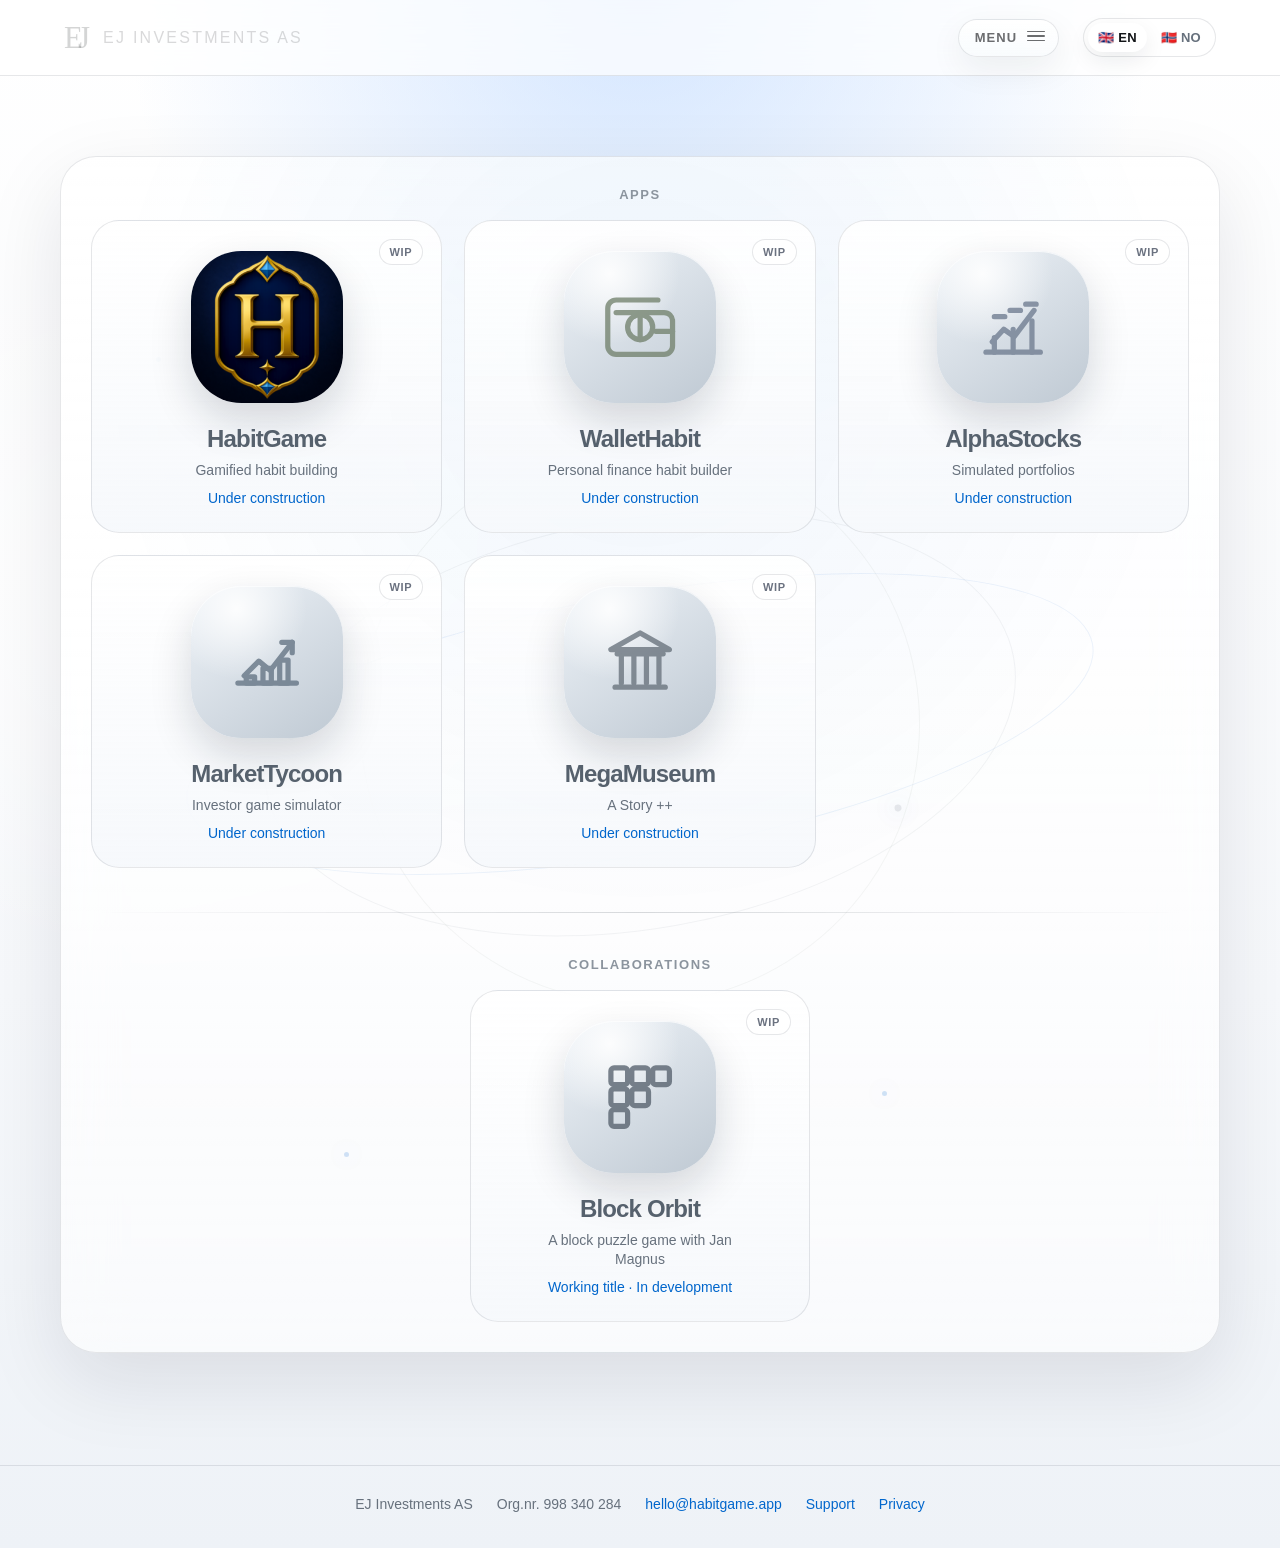
<file: index.html>
<!doctype html>
<html lang="en">
  <head>
    <meta charset="utf-8" />
    <meta name="viewport" content="width=device-width, initial-scale=1" />
    <meta name="description" content="Official website and app portfolio of EJ Investments AS, a Norwegian software and investment company." />
    <title>EJ Investments AS</title>
    <link rel="stylesheet" href="./styles.css" />
  </head>
  <body>
    <header class="site-header">
      <a class="wordmark" href="./" aria-label="EJ Investments AS home">
        <span class="mark">EJ</span>
        <span>EJ Investments AS</span>
      </a>
      <nav class="nav menu-nav" aria-label="Primary navigation">
        <details class="menu-dropdown">
          <summary class="menu-trigger" aria-label="Open navigation menu">
            <span>Menu</span>
            <span class="menu-icon" aria-hidden="true"><span></span><span></span><span></span></span>
          </summary>
          <div class="menu-panel">
            <a class="menu-link active" href="#apps" aria-current="page">Apps</a>
            <a class="menu-link" href="mailto:hello@habitgame.app">Contact</a>
            <a class="menu-link" href="./privacy.html">Privacy</a>
            <a class="menu-link" href="./support.html">Support</a>
          </div>
        </details>
      </nav>
      <div class="language-switch" aria-label="Language selection">
        <a class="active" href="./" lang="en" aria-current="page">🇬🇧 EN</a>
        <a href="./index.no.html" lang="no">🇳🇴 NO</a>
      </div>
    </header>

    <main>
      <section class="hero quiet-hero compact-hero" aria-labelledby="hero-title">
        <h1 id="hero-title" class="visually-hidden">EJ Investments AS</h1>
      </section>

      <section class="apps" id="apps" aria-label="Apps">
        <div class="studio-signal" aria-hidden="true">
          <span class="orbit orbit-one"></span>
          <span class="orbit orbit-two"></span>
          <span class="orbit orbit-three"></span>
          <span class="signal-dot dot-one"></span>
          <span class="signal-dot dot-two"></span>
          <span class="signal-dot dot-three"></span>
          <span class="signal-dot dot-four"></span>
          <span class="signal-dot dot-five"></span>
        </div>
        <div class="app-group">
          <p class="group-label">Apps</p>
          <div class="app-grid">
            <article class="app-card wip" aria-label="HabitGame, gamified habit building">
              <img src="./assets/icons/habitgame.png" alt="" class="app-icon" />
              <span class="app-name">HabitGame</span>
              <span class="app-desc">Gamified habit building</span>
              <span class="app-meta">Under construction</span>
            </article>

            <article class="app-card wip" aria-label="WalletHabit, personal finance habit builder">
              <span class="placeholder-icon finance" aria-hidden="true">
                <svg viewBox="0 0 96 96" role="img">
                  <path d="M25 34h46a8 8 0 0 1 8 8v24a8 8 0 0 1-8 8H25a8 8 0 0 1-8-8V30a8 8 0 0 1 8-8h40" />
                  <path d="M63 52h16" />
                  <path d="M36 48c0-7 6-12 12-12s12 5 12 12-6 12-12 12-12-5-12-12Z" />
                  <path d="M48 36v24" />
                </svg>
              </span>
              <span class="app-name">WalletHabit</span>
              <span class="app-desc">Personal finance habit builder</span>
              <span class="app-meta">Under construction</span>
            </article>

            <article class="app-card wip" aria-label="AlphaStocks, simulated portfolios">
              <span class="placeholder-icon stocks" aria-hidden="true">
                <svg viewBox="0 0 96 96" role="img">
                  <path d="M22 72h52" />
                  <path d="M28 62l11-12 10 7 19-25" />
                  <path d="M30 38h10M45 32h10M60 26h10" />
                  <path d="M30 72V58M48 72V50M66 72V42" />
                </svg>
              </span>
              <span class="app-name">AlphaStocks</span>
              <span class="app-desc">Simulated portfolios</span>
              <span class="app-meta">Under construction</span>
            </article>

            <article class="app-card wip" aria-label="MarketTycoon, work in progress">
              <span class="placeholder-icon market" aria-hidden="true">
                <svg viewBox="0 0 96 96" role="img">
                  <path d="M20 68h56" />
                  <path d="M26 61l14-14 11 9 21-27" />
                  <path d="M62 29h10v10" />
                  <rect x="28" y="62" width="8" height="6" />
                  <rect x="44" y="54" width="8" height="14" />
                  <rect x="60" y="46" width="8" height="22" />
                </svg>
              </span>
              <span class="app-name">MarketTycoon</span>
              <span class="app-desc">Investor game simulator</span>
              <span class="app-meta">Under construction</span>
            </article>

            <article class="app-card wip" aria-label="MegaMuseum, work in progress">
              <span class="placeholder-icon museum" aria-hidden="true">
                <svg viewBox="0 0 96 96" role="img">
                  <path d="M20 36h56L48 20 20 36Z" />
                  <path d="M26 40h44" />
                  <path d="M30 42v26M42 42v26M54 42v26M66 42v26" />
                  <path d="M24 72h48" />
                </svg>
              </span>
              <span class="app-name">MegaMuseum</span>
              <span class="app-desc">A Story ++</span>
              <span class="app-meta">Under construction</span>
            </article>

          </div>
        </div>

        <div class="app-divider" role="presentation"></div>

        <div class="app-group collaborations">
          <p class="group-label">Collaborations</p>
          <div class="app-grid collaboration-grid">
            <article class="app-card wip" aria-label="Block Orbit, working title for a collaborative puzzle game">
              <span class="placeholder-icon" aria-hidden="true">
                <svg viewBox="0 0 96 96" role="img">
                  <rect x="20" y="20" width="16" height="16" rx="3" />
                  <rect x="40" y="20" width="16" height="16" rx="3" />
                  <rect x="60" y="20" width="16" height="16" rx="3" />
                  <rect x="20" y="40" width="16" height="16" rx="3" />
                  <rect x="40" y="40" width="16" height="16" rx="3" />
                  <rect x="20" y="60" width="16" height="16" rx="3" />
                </svg>
              </span>
              <span class="app-name">Block Orbit</span>
              <span class="app-desc">A block puzzle game with Jan Magnus</span>
              <span class="app-meta">Working title · In development</span>
            </article>
          </div>
        </div>
      </section>
    </main>

    <footer class="site-footer">
      <span>EJ Investments AS</span>
      <span>Org.nr. 998 340 284</span>
      <a href="mailto:hello@habitgame.app">hello@habitgame.app</a>
      <a href="./support.html">Support</a>
      <a href="./privacy.html">Privacy</a>
    </footer>
  </body>
</html>
</file>
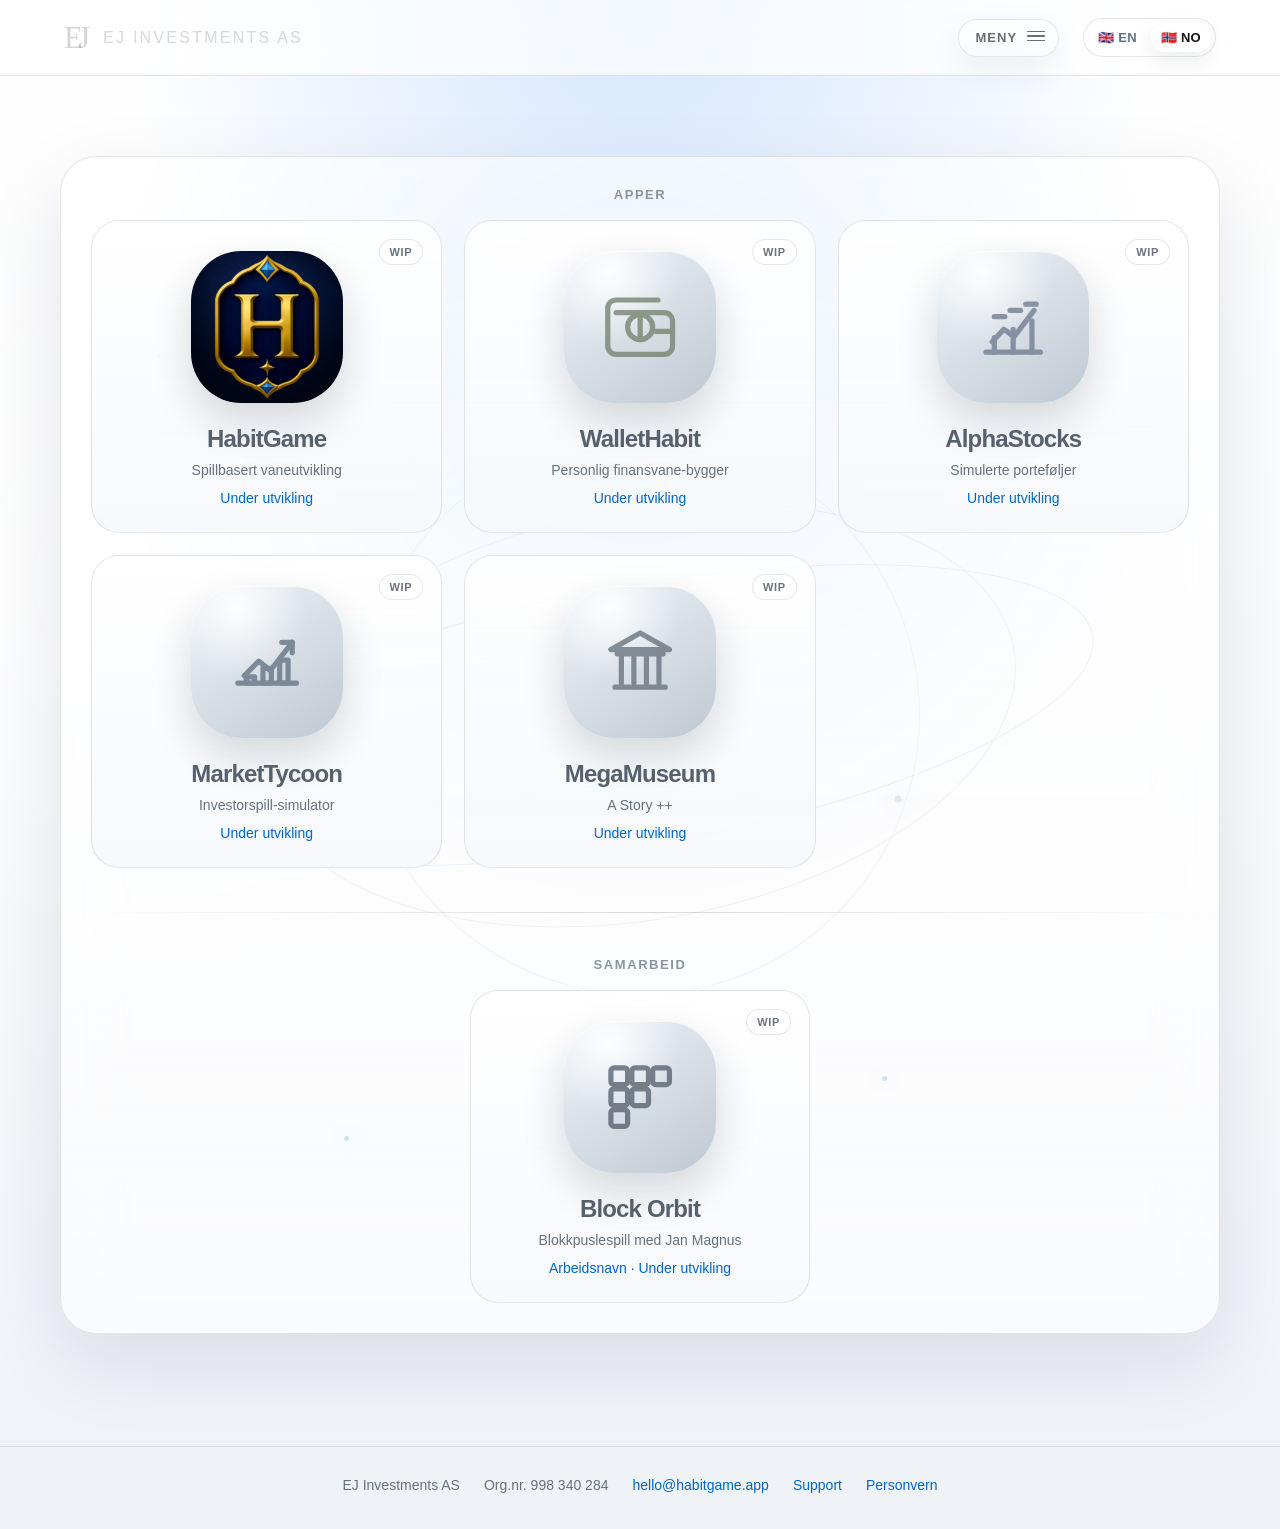
<file: index.no.html>
<!doctype html>
<html lang="no">
  <head>
    <meta charset="utf-8" />
    <meta name="viewport" content="width=device-width, initial-scale=1" />
    <meta name="description" content="Offisiell nettside og app-portefølje for EJ Investments AS, et norsk programvare- og investeringsselskap." />
    <title>EJ Investments AS</title>
    <link rel="stylesheet" href="./styles.css" />
  </head>
  <body>
    <header class="site-header">
      <a class="wordmark" href="./index.no.html" aria-label="EJ Investments AS hjem">
        <span class="mark">EJ</span>
        <span>EJ Investments AS</span>
      </a>
      <nav class="nav menu-nav" aria-label="Hovednavigasjon">
        <details class="menu-dropdown">
          <summary class="menu-trigger" aria-label="Åpne navigasjonsmeny">
            <span>Meny</span>
            <span class="menu-icon" aria-hidden="true"><span></span><span></span><span></span></span>
          </summary>
          <div class="menu-panel">
            <a class="menu-link active" href="#apps" aria-current="page">Apper</a>
            <a class="menu-link" href="mailto:hello@habitgame.app">Kontakt</a>
            <a class="menu-link" href="./privacy.no.html">Personvern</a>
            <a class="menu-link" href="./support.no.html">Support</a>
          </div>
        </details>
      </nav>
      <div class="language-switch" aria-label="Velg språk">
        <a href="./" lang="en">🇬🇧 EN</a>
        <a class="active" href="./index.no.html" lang="no" aria-current="page">🇳🇴 NO</a>
      </div>
    </header>

    <main>
      <section class="hero quiet-hero compact-hero" aria-labelledby="hero-title">
        <h1 id="hero-title" class="visually-hidden">EJ Investments AS</h1>
      </section>

      <section class="apps" id="apps" aria-label="Apper">
        <div class="studio-signal" aria-hidden="true">
          <span class="orbit orbit-one"></span>
          <span class="orbit orbit-two"></span>
          <span class="orbit orbit-three"></span>
          <span class="signal-dot dot-one"></span>
          <span class="signal-dot dot-two"></span>
          <span class="signal-dot dot-three"></span>
          <span class="signal-dot dot-four"></span>
          <span class="signal-dot dot-five"></span>
        </div>
        <div class="app-group">
          <p class="group-label">Apper</p>
          <div class="app-grid">
            <article class="app-card wip" aria-label="HabitGame, spillbasert vaneutvikling">
              <img src="./assets/icons/habitgame.png" alt="" class="app-icon" />
              <span class="app-name">HabitGame</span>
              <span class="app-desc">Spillbasert vaneutvikling</span>
              <span class="app-meta">Under utvikling</span>
            </article>

            <article class="app-card wip" aria-label="WalletHabit, personlig finansvane-bygger">
              <span class="placeholder-icon finance" aria-hidden="true">
                <svg viewBox="0 0 96 96" role="img">
                  <path d="M25 34h46a8 8 0 0 1 8 8v24a8 8 0 0 1-8 8H25a8 8 0 0 1-8-8V30a8 8 0 0 1 8-8h40" />
                  <path d="M63 52h16" />
                  <path d="M36 48c0-7 6-12 12-12s12 5 12 12-6 12-12 12-12-5-12-12Z" />
                  <path d="M48 36v24" />
                </svg>
              </span>
              <span class="app-name">WalletHabit</span>
              <span class="app-desc">Personlig finansvane-bygger</span>
              <span class="app-meta">Under utvikling</span>
            </article>

            <article class="app-card wip" aria-label="AlphaStocks, simulerte porteføljer">
              <span class="placeholder-icon stocks" aria-hidden="true">
                <svg viewBox="0 0 96 96" role="img">
                  <path d="M22 72h52" />
                  <path d="M28 62l11-12 10 7 19-25" />
                  <path d="M30 38h10M45 32h10M60 26h10" />
                  <path d="M30 72V58M48 72V50M66 72V42" />
                </svg>
              </span>
              <span class="app-name">AlphaStocks</span>
              <span class="app-desc">Simulerte porteføljer</span>
              <span class="app-meta">Under utvikling</span>
            </article>

            <article class="app-card wip" aria-label="MarketTycoon, under utvikling">
              <span class="placeholder-icon market" aria-hidden="true">
                <svg viewBox="0 0 96 96" role="img">
                  <path d="M20 68h56" />
                  <path d="M26 61l14-14 11 9 21-27" />
                  <path d="M62 29h10v10" />
                  <rect x="28" y="62" width="8" height="6" />
                  <rect x="44" y="54" width="8" height="14" />
                  <rect x="60" y="46" width="8" height="22" />
                </svg>
              </span>
              <span class="app-name">MarketTycoon</span>
              <span class="app-desc">Investorspill-simulator</span>
              <span class="app-meta">Under utvikling</span>
            </article>

            <article class="app-card wip" aria-label="MegaMuseum, under utvikling">
              <span class="placeholder-icon museum" aria-hidden="true">
                <svg viewBox="0 0 96 96" role="img">
                  <path d="M20 36h56L48 20 20 36Z" />
                  <path d="M26 40h44" />
                  <path d="M30 42v26M42 42v26M54 42v26M66 42v26" />
                  <path d="M24 72h48" />
                </svg>
              </span>
              <span class="app-name">MegaMuseum</span>
              <span class="app-desc">A Story ++</span>
              <span class="app-meta">Under utvikling</span>
            </article>

          </div>
        </div>

        <div class="app-divider" role="presentation"></div>

        <div class="app-group collaborations">
          <p class="group-label">Samarbeid</p>
          <div class="app-grid collaboration-grid">
            <article class="app-card wip" aria-label="Block Orbit, arbeidsnavn for et puslespill utviklet i samarbeid">
              <span class="placeholder-icon" aria-hidden="true">
                <svg viewBox="0 0 96 96" role="img">
                  <rect x="20" y="20" width="16" height="16" rx="3" />
                  <rect x="40" y="20" width="16" height="16" rx="3" />
                  <rect x="60" y="20" width="16" height="16" rx="3" />
                  <rect x="20" y="40" width="16" height="16" rx="3" />
                  <rect x="40" y="40" width="16" height="16" rx="3" />
                  <rect x="20" y="60" width="16" height="16" rx="3" />
                </svg>
              </span>
              <span class="app-name">Block Orbit</span>
              <span class="app-desc">Blokkpuslespill med Jan Magnus</span>
              <span class="app-meta">Arbeidsnavn · Under utvikling</span>
            </article>
          </div>
        </div>
      </section>
    </main>

    <footer class="site-footer">
      <span>EJ Investments AS</span>
      <span>Org.nr. 998 340 284</span>
      <a href="mailto:hello@habitgame.app">hello@habitgame.app</a>
      <a href="./support.no.html">Support</a>
      <a href="./privacy.no.html">Personvern</a>
    </footer>
  </body>
</html>
</file>
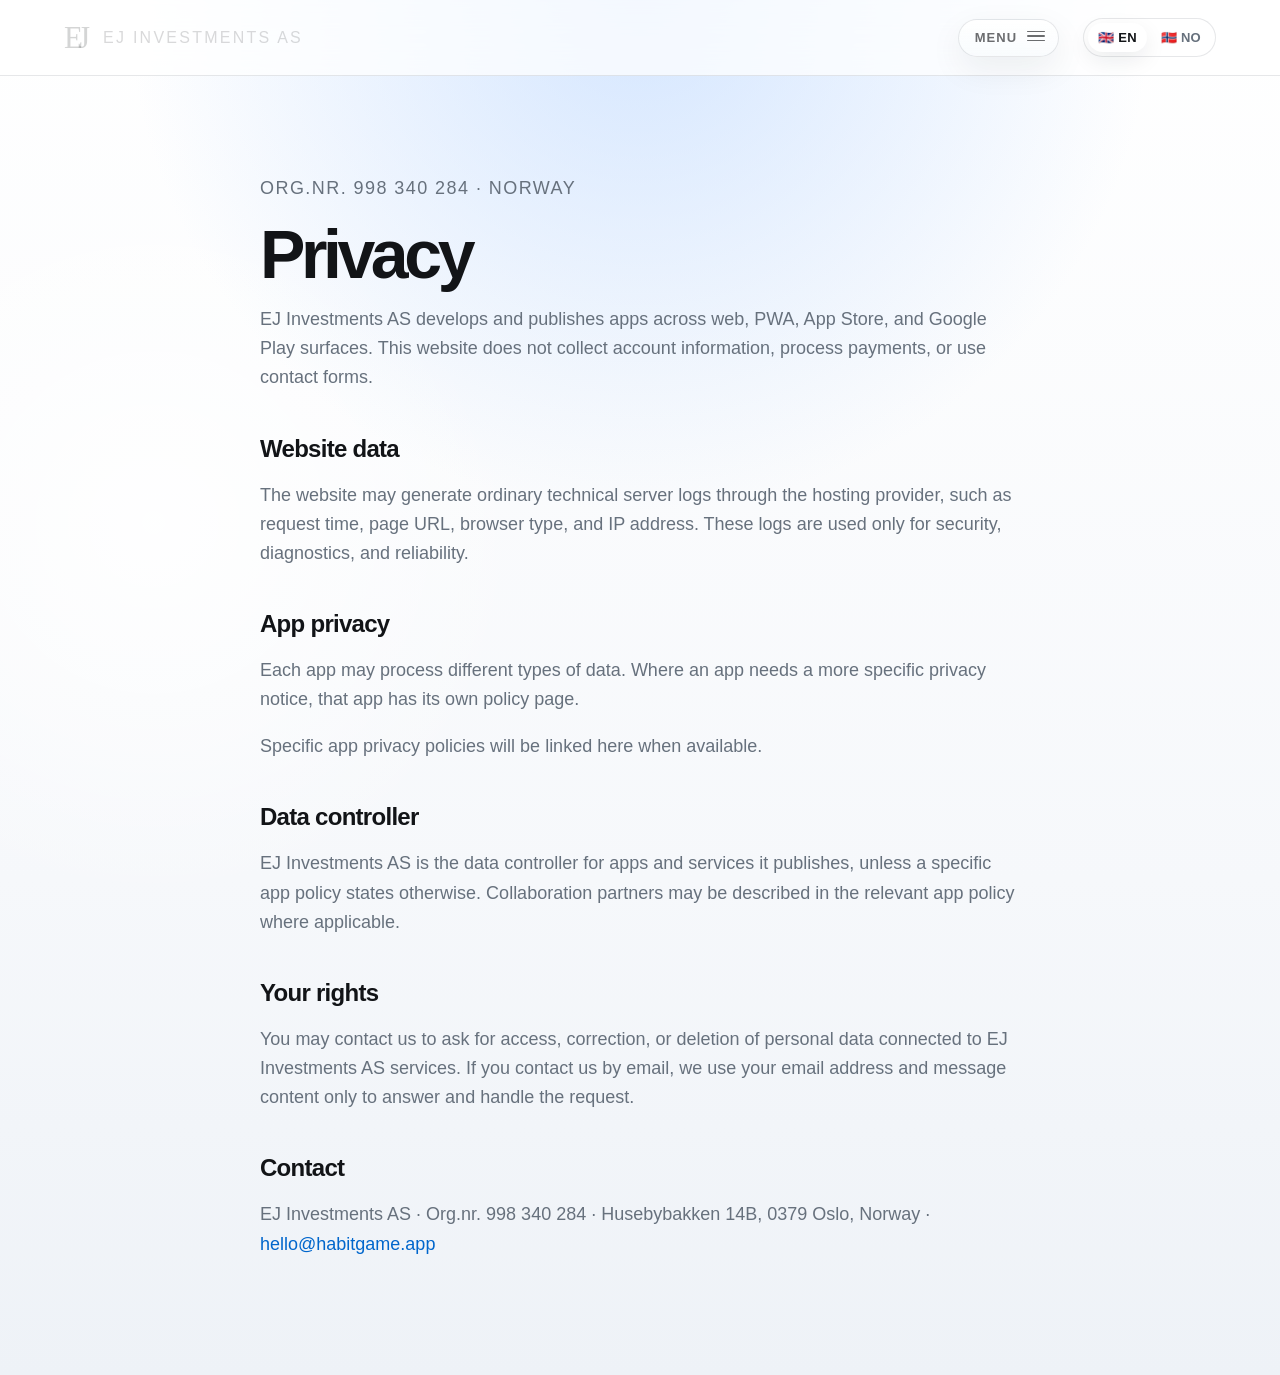
<file: privacy.html>
<!doctype html>
<html lang="en">
  <head>
    <meta charset="utf-8" />
    <meta name="viewport" content="width=device-width, initial-scale=1" />
    <title>Privacy · EJ Investments AS</title>
    <link rel="stylesheet" href="./styles.css" />
  </head>
  <body>
    <header class="site-header">
      <a class="wordmark" href="./"><span class="mark">EJ</span><span>EJ Investments AS</span></a>
      <nav class="nav menu-nav" aria-label="Primary navigation">
        <details class="menu-dropdown">
          <summary class="menu-trigger" aria-label="Open navigation menu">
            <span>Menu</span>
            <span class="menu-icon" aria-hidden="true"><span></span><span></span><span></span></span>
          </summary>
          <div class="menu-panel">
            <a class="menu-link" href="./#apps">Apps</a>
            <a class="menu-link" href="mailto:hello@habitgame.app">Contact</a>
            <a class="menu-link active" href="./privacy.html" aria-current="page">Privacy</a>
            <a class="menu-link" href="./support.html">Support</a>
          </div>
        </details>
      </nav>
      <div class="language-switch" aria-label="Language selection">
        <a class="active" href="./privacy.html" lang="en" aria-current="page">🇬🇧 EN</a>
        <a href="./privacy.no.html" lang="no">🇳🇴 NO</a>
      </div>
    </header>

    <main class="legal-page">
      <p class="eyebrow">Org.nr. 998 340 284 · Norway</p>
      <h1>Privacy</h1>
      <p>
        EJ Investments AS develops and publishes apps across web, PWA, App Store, and Google Play
        surfaces. This website does not collect account information, process payments, or use
        contact forms.
      </p>

      <h2>Website data</h2>
      <p>
        The website may generate ordinary technical server logs through the hosting provider, such
        as request time, page URL, browser type, and IP address. These logs are used only for
        security, diagnostics, and reliability.
      </p>

      <h2>App privacy</h2>
      <p>
        Each app may process different types of data. Where an app needs a more specific privacy
        notice, that app has its own policy page.
      </p>
      <p>Specific app privacy policies will be linked here when available.</p>

      <h2>Data controller</h2>
      <p>
        EJ Investments AS is the data controller for apps and services it publishes, unless a
        specific app policy states otherwise. Collaboration partners may be described in the
        relevant app policy where applicable.
      </p>

      <h2>Your rights</h2>
      <p>
        You may contact us to ask for access, correction, or deletion of personal data connected to
        EJ Investments AS services. If you contact us by email, we use your email address and message
        content only to answer and handle the request.
      </p>

      <h2>Contact</h2>
      <p>
        EJ Investments AS · Org.nr. 998 340 284 · Husebybakken 14B, 0379 Oslo, Norway ·
        <a href="mailto:hello@habitgame.app">hello@habitgame.app</a>
      </p>
    </main>
  </body>
</html>
</file>
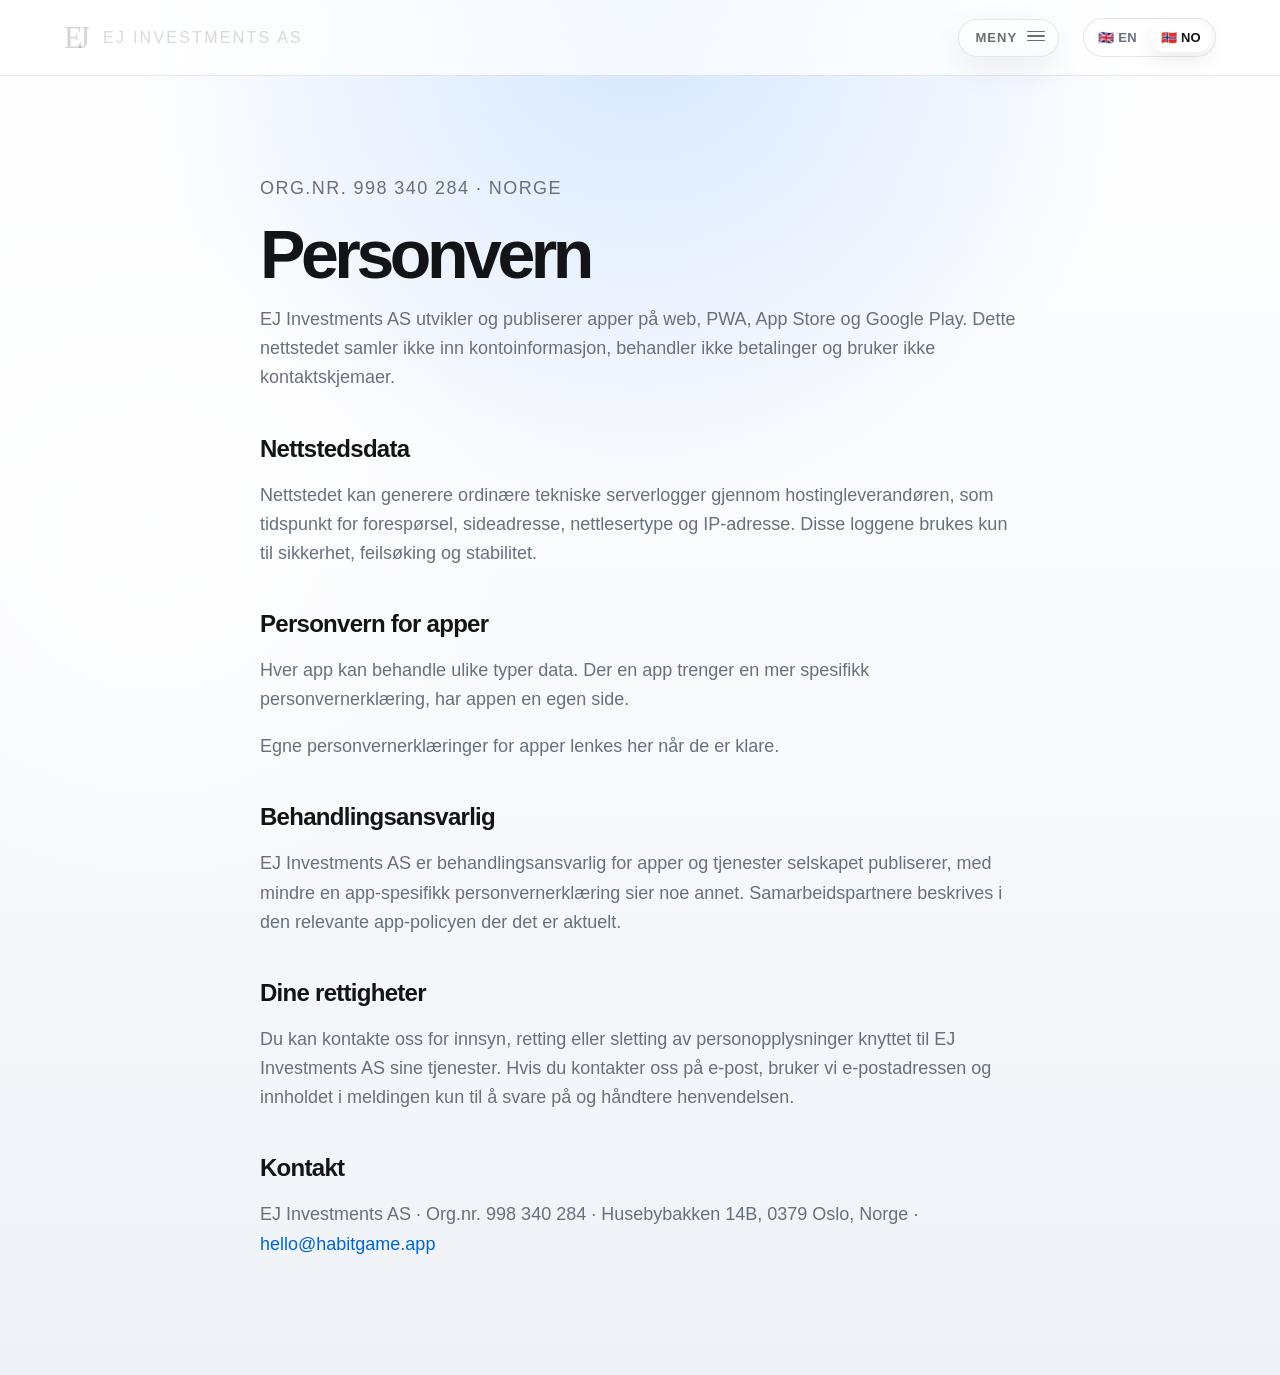
<file: privacy.no.html>
<!doctype html>
<html lang="no">
  <head>
    <meta charset="utf-8" />
    <meta name="viewport" content="width=device-width, initial-scale=1" />
    <title>Personvern · EJ Investments AS</title>
    <link rel="stylesheet" href="./styles.css" />
  </head>
  <body>
    <header class="site-header">
      <a class="wordmark" href="./index.no.html"><span class="mark">EJ</span><span>EJ Investments AS</span></a>
      <nav class="nav menu-nav" aria-label="Hovednavigasjon">
        <details class="menu-dropdown">
          <summary class="menu-trigger" aria-label="Åpne navigasjonsmeny">
            <span>Meny</span>
            <span class="menu-icon" aria-hidden="true"><span></span><span></span><span></span></span>
          </summary>
          <div class="menu-panel">
            <a class="menu-link" href="./index.no.html#apps">Apper</a>
            <a class="menu-link" href="mailto:hello@habitgame.app">Kontakt</a>
            <a class="menu-link active" href="./privacy.no.html" aria-current="page">Personvern</a>
            <a class="menu-link" href="./support.no.html">Support</a>
          </div>
        </details>
      </nav>
      <div class="language-switch" aria-label="Velg språk">
        <a href="./privacy.html" lang="en">🇬🇧 EN</a>
        <a class="active" href="./privacy.no.html" lang="no" aria-current="page">🇳🇴 NO</a>
      </div>
    </header>

    <main class="legal-page">
      <p class="eyebrow">Org.nr. 998 340 284 · Norge</p>
      <h1>Personvern</h1>
      <p>
        EJ Investments AS utvikler og publiserer apper på web, PWA, App Store og Google Play.
        Dette nettstedet samler ikke inn kontoinformasjon, behandler ikke betalinger og bruker
        ikke kontaktskjemaer.
      </p>

      <h2>Nettstedsdata</h2>
      <p>
        Nettstedet kan generere ordinære tekniske serverlogger gjennom hostingleverandøren, som
        tidspunkt for forespørsel, sideadresse, nettlesertype og IP-adresse. Disse loggene brukes
        kun til sikkerhet, feilsøking og stabilitet.
      </p>

      <h2>Personvern for apper</h2>
      <p>
        Hver app kan behandle ulike typer data. Der en app trenger en mer spesifikk
        personvernerklæring, har appen en egen side.
      </p>
      <p>Egne personvernerklæringer for apper lenkes her når de er klare.</p>

      <h2>Behandlingsansvarlig</h2>
      <p>
        EJ Investments AS er behandlingsansvarlig for apper og tjenester selskapet publiserer, med
        mindre en app-spesifikk personvernerklæring sier noe annet. Samarbeidspartnere beskrives i
        den relevante app-policyen der det er aktuelt.
      </p>

      <h2>Dine rettigheter</h2>
      <p>
        Du kan kontakte oss for innsyn, retting eller sletting av personopplysninger knyttet til
        EJ Investments AS sine tjenester. Hvis du kontakter oss på e-post, bruker vi e-postadressen
        og innholdet i meldingen kun til å svare på og håndtere henvendelsen.
      </p>

      <h2>Kontakt</h2>
      <p>
        EJ Investments AS · Org.nr. 998 340 284 · Husebybakken 14B, 0379 Oslo, Norge ·
        <a href="mailto:hello@habitgame.app">hello@habitgame.app</a>
      </p>
    </main>
  </body>
</html>
</file>
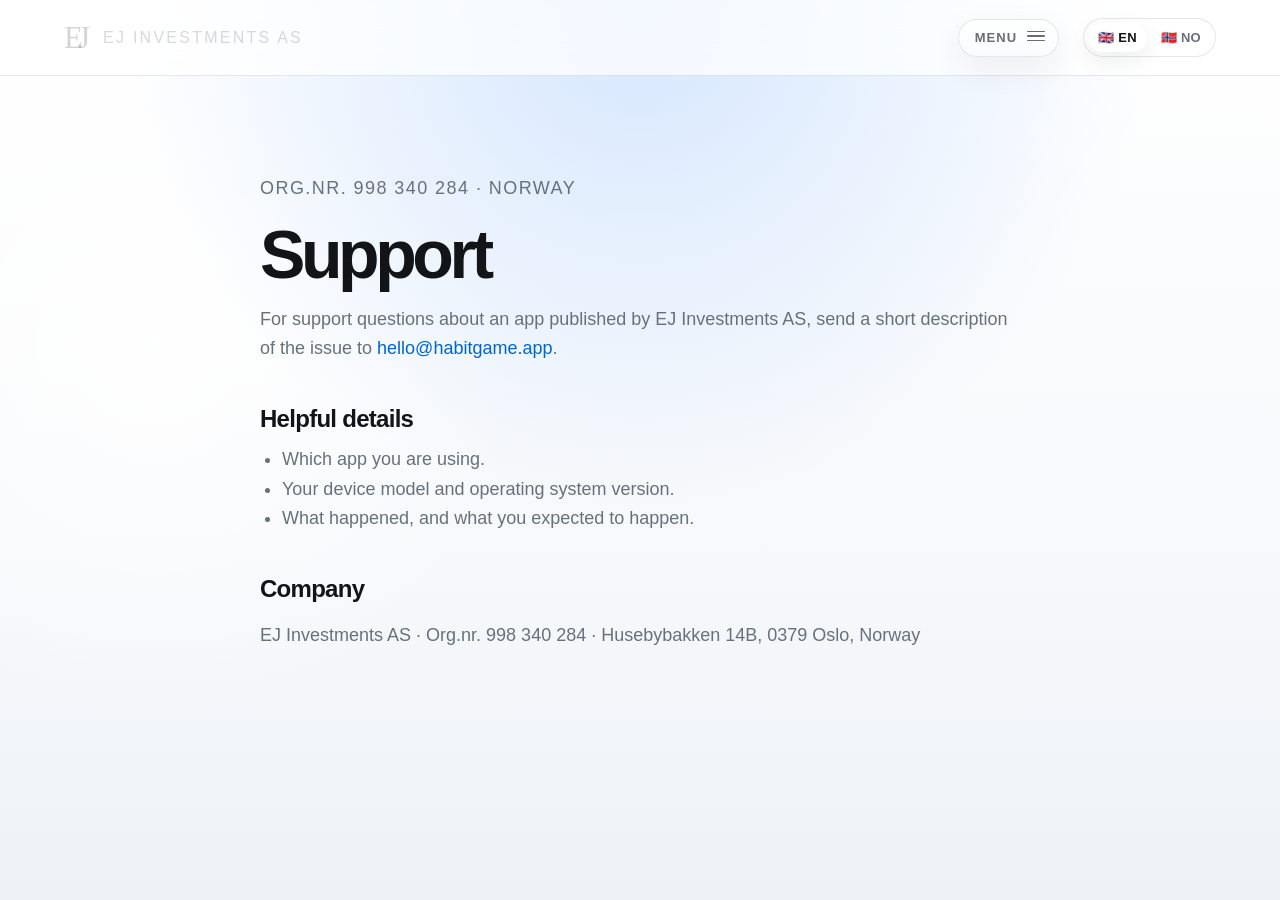
<file: support.html>
<!doctype html>
<html lang="en">
  <head>
    <meta charset="utf-8" />
    <meta name="viewport" content="width=device-width, initial-scale=1" />
    <title>Support · EJ Investments AS</title>
    <link rel="stylesheet" href="./styles.css" />
  </head>
  <body>
    <header class="site-header">
      <a class="wordmark" href="./"><span class="mark">EJ</span><span>EJ Investments AS</span></a>
      <nav class="nav menu-nav" aria-label="Primary navigation">
        <details class="menu-dropdown">
          <summary class="menu-trigger" aria-label="Open navigation menu">
            <span>Menu</span>
            <span class="menu-icon" aria-hidden="true"><span></span><span></span><span></span></span>
          </summary>
          <div class="menu-panel">
            <a class="menu-link" href="./#apps">Apps</a>
            <a class="menu-link" href="mailto:hello@habitgame.app">Contact</a>
            <a class="menu-link" href="./privacy.html">Privacy</a>
            <a class="menu-link active" href="./support.html" aria-current="page">Support</a>
          </div>
        </details>
      </nav>
      <div class="language-switch" aria-label="Language selection">
        <a class="active" href="./support.html" lang="en" aria-current="page">🇬🇧 EN</a>
        <a href="./support.no.html" lang="no">🇳🇴 NO</a>
      </div>
    </header>

    <main class="legal-page">
      <p class="eyebrow">Org.nr. 998 340 284 · Norway</p>
      <h1>Support</h1>
      <p>
        For support questions about an app published by EJ Investments AS, send a short
        description of the issue to <a href="mailto:hello@habitgame.app">hello@habitgame.app</a>.
      </p>

      <h2>Helpful details</h2>
      <ul>
        <li>Which app you are using.</li>
        <li>Your device model and operating system version.</li>
        <li>What happened, and what you expected to happen.</li>
      </ul>

      <h2>Company</h2>
      <p>EJ Investments AS · Org.nr. 998 340 284 · Husebybakken 14B, 0379 Oslo, Norway</p>
    </main>
  </body>
</html>
</file>
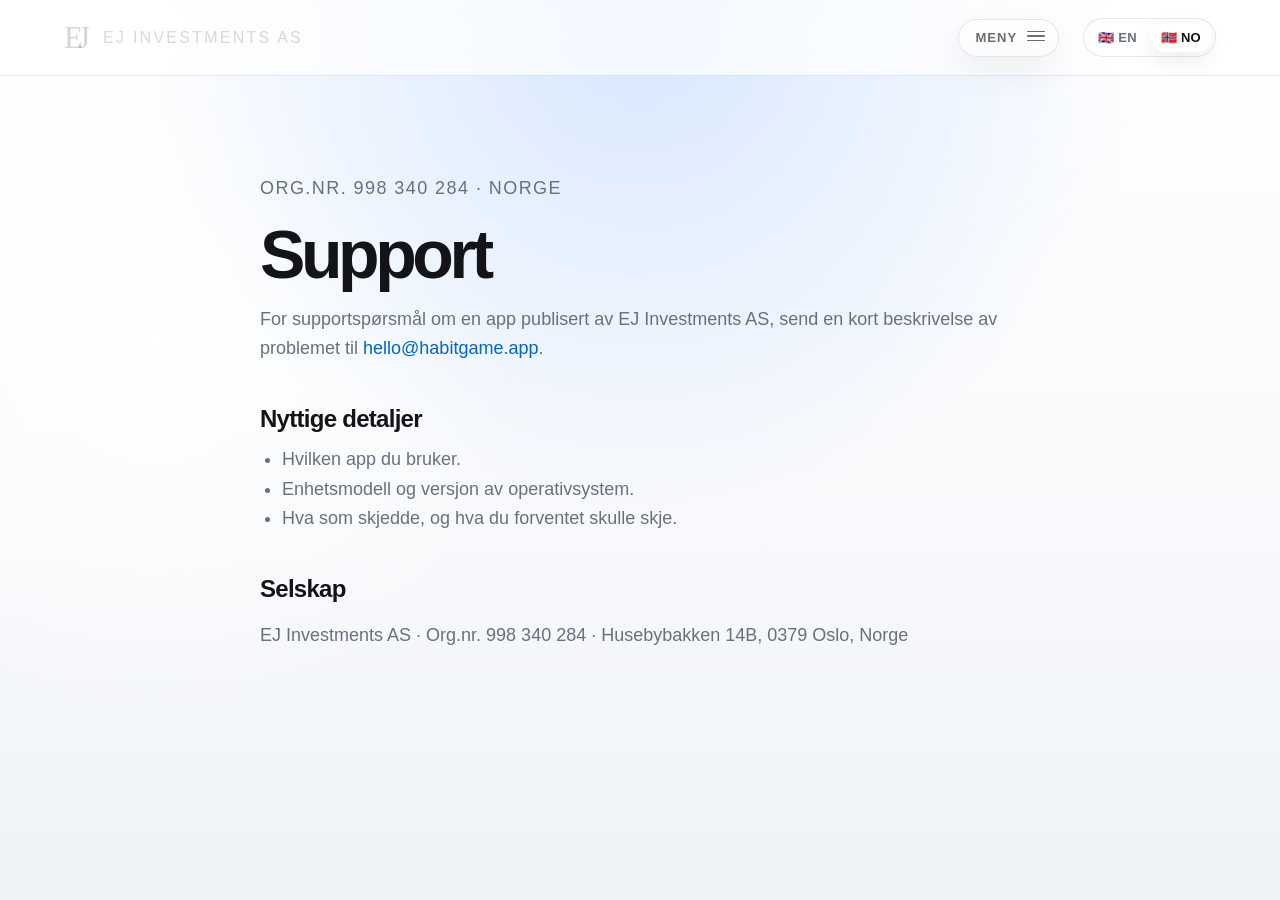
<file: support.no.html>
<!doctype html>
<html lang="no">
  <head>
    <meta charset="utf-8" />
    <meta name="viewport" content="width=device-width, initial-scale=1" />
    <title>Support · EJ Investments AS</title>
    <link rel="stylesheet" href="./styles.css" />
  </head>
  <body>
    <header class="site-header">
      <a class="wordmark" href="./index.no.html"><span class="mark">EJ</span><span>EJ Investments AS</span></a>
      <nav class="nav menu-nav" aria-label="Hovednavigasjon">
        <details class="menu-dropdown">
          <summary class="menu-trigger" aria-label="Åpne navigasjonsmeny">
            <span>Meny</span>
            <span class="menu-icon" aria-hidden="true"><span></span><span></span><span></span></span>
          </summary>
          <div class="menu-panel">
            <a class="menu-link" href="./index.no.html#apps">Apper</a>
            <a class="menu-link" href="mailto:hello@habitgame.app">Kontakt</a>
            <a class="menu-link" href="./privacy.no.html">Personvern</a>
            <a class="menu-link active" href="./support.no.html" aria-current="page">Support</a>
          </div>
        </details>
      </nav>
      <div class="language-switch" aria-label="Velg språk">
        <a href="./support.html" lang="en">🇬🇧 EN</a>
        <a class="active" href="./support.no.html" lang="no" aria-current="page">🇳🇴 NO</a>
      </div>
    </header>

    <main class="legal-page">
      <p class="eyebrow">Org.nr. 998 340 284 · Norge</p>
      <h1>Support</h1>
      <p>
        For supportspørsmål om en app publisert av EJ Investments AS, send en kort
        beskrivelse av problemet til <a href="mailto:hello@habitgame.app">hello@habitgame.app</a>.
      </p>

      <h2>Nyttige detaljer</h2>
      <ul>
        <li>Hvilken app du bruker.</li>
        <li>Enhetsmodell og versjon av operativsystem.</li>
        <li>Hva som skjedde, og hva du forventet skulle skje.</li>
      </ul>

      <h2>Selskap</h2>
      <p>EJ Investments AS · Org.nr. 998 340 284 · Husebybakken 14B, 0379 Oslo, Norge</p>
    </main>
  </body>
</html>
</file>
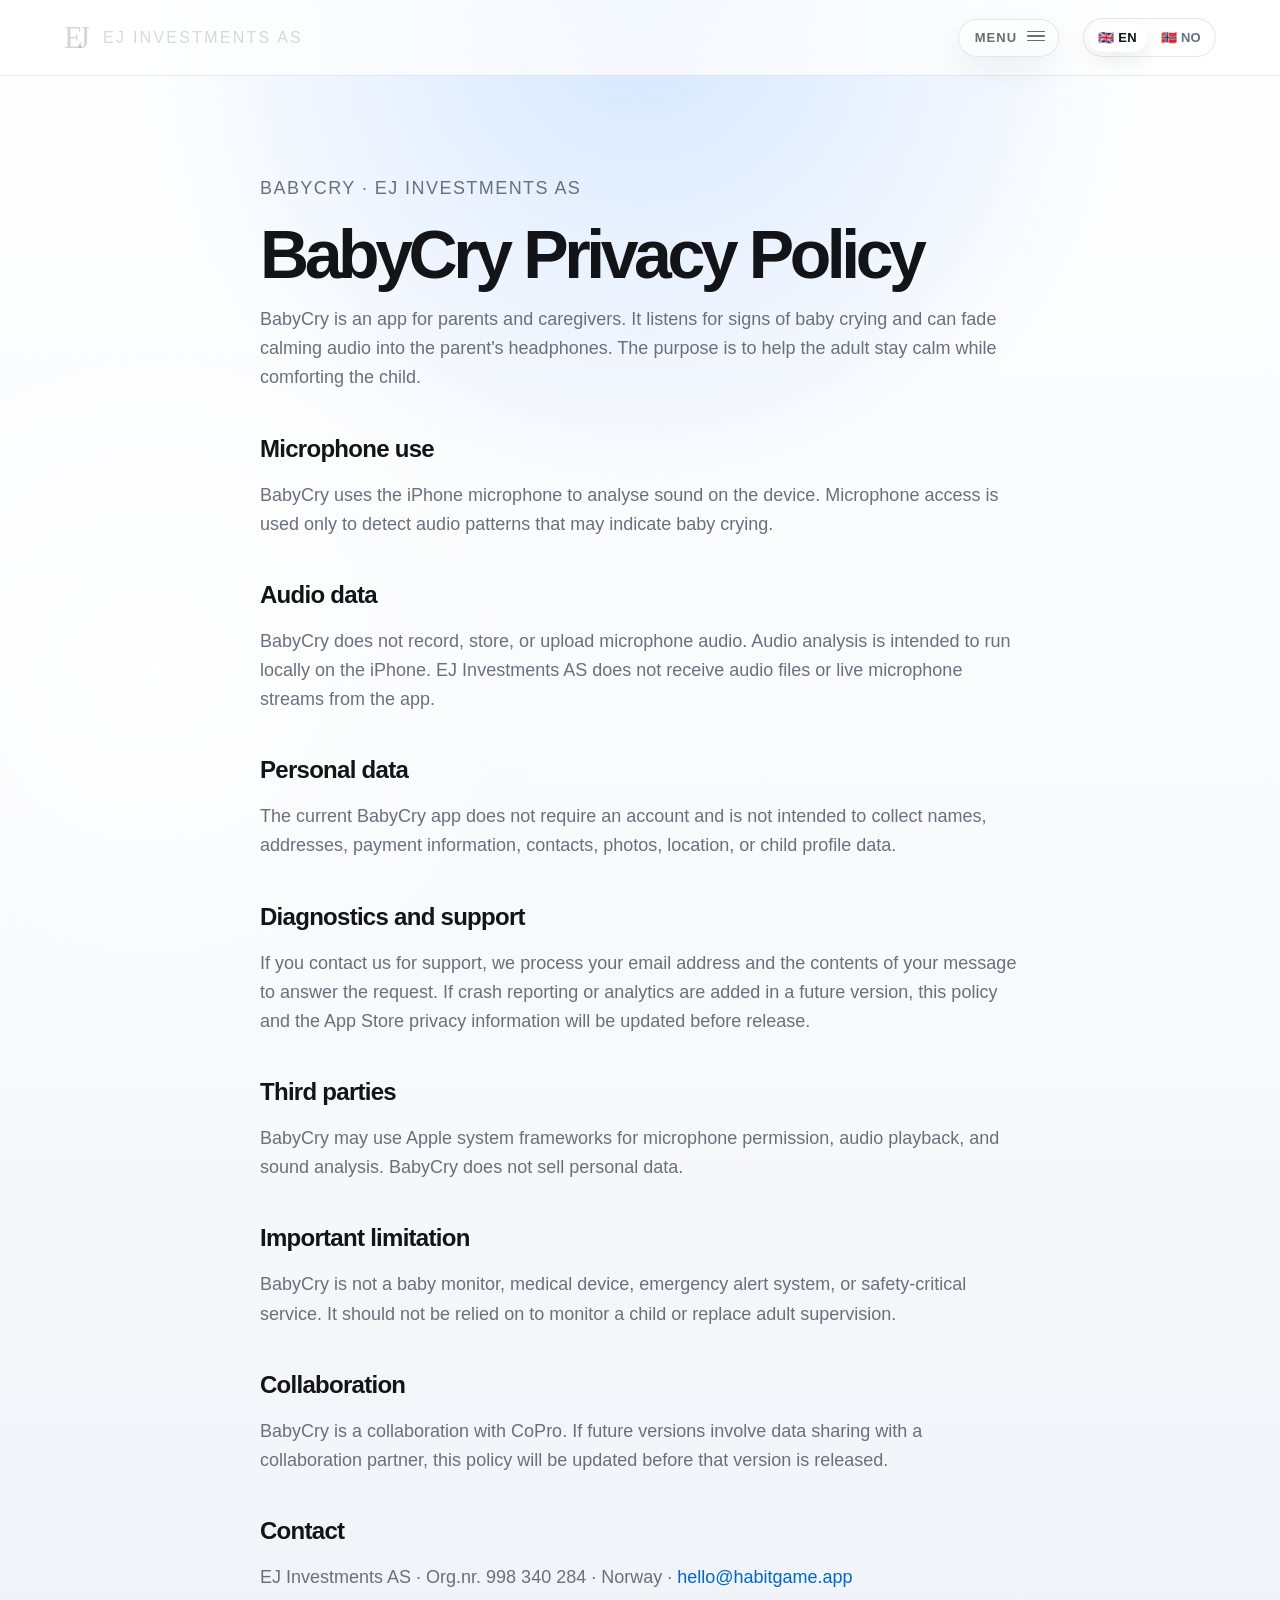
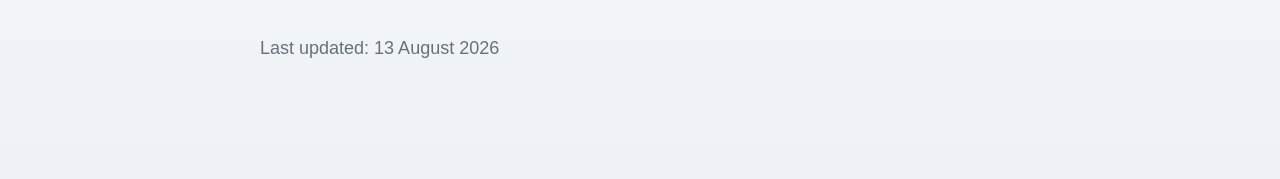
<file: privacy/babycry.html>
<!doctype html>
<html lang="en">
  <head>
    <meta charset="utf-8" />
    <meta name="viewport" content="width=device-width, initial-scale=1" />
    <title>BabyCry Privacy Policy · EJ Investments AS</title>
    <link rel="stylesheet" href="../styles.css" />
  </head>
  <body>
    <header class="site-header">
      <a class="wordmark" href="../"><span class="mark">EJ</span><span>EJ Investments AS</span></a>
      <nav class="nav menu-nav" aria-label="Primary navigation">
        <details class="menu-dropdown">
          <summary class="menu-trigger" aria-label="Open navigation menu">
            <span>Menu</span>
            <span class="menu-icon" aria-hidden="true"><span></span><span></span><span></span></span>
          </summary>
          <div class="menu-panel">
            <a class="menu-link" href="../#apps">Apps</a>
            <a class="menu-link" href="mailto:hello@habitgame.app">Contact</a>
            <a class="menu-link active" href="../privacy.html" aria-current="page">Privacy</a>
            <a class="menu-link" href="../support.html">Support</a>
          </div>
        </details>
      </nav>
      <div class="language-switch" aria-label="Language selection">
        <a class="active" href="./babycry.html" lang="en" aria-current="page">🇬🇧 EN</a>
        <a href="./babycry.no.html" lang="no">🇳🇴 NO</a>
      </div>
    </header>

    <main class="legal-page">
      <p class="eyebrow">BabyCry · EJ Investments AS</p>
      <h1>BabyCry Privacy Policy</h1>
      <p>
        BabyCry is an app for parents and caregivers. It listens for signs of baby crying and can
        fade calming audio into the parent's headphones. The purpose is to help the adult stay calm
        while comforting the child.
      </p>

      <h2>Microphone use</h2>
      <p>
        BabyCry uses the iPhone microphone to analyse sound on the device. Microphone access is used
        only to detect audio patterns that may indicate baby crying.
      </p>

      <h2>Audio data</h2>
      <p>
        BabyCry does not record, store, or upload microphone audio. Audio analysis is intended to run
        locally on the iPhone. EJ Investments AS does not receive audio files or live microphone
        streams from the app.
      </p>

      <h2>Personal data</h2>
      <p>
        The current BabyCry app does not require an account and is not intended to collect names,
        addresses, payment information, contacts, photos, location, or child profile data.
      </p>

      <h2>Diagnostics and support</h2>
      <p>
        If you contact us for support, we process your email address and the contents of your
        message to answer the request. If crash reporting or analytics are added in a future
        version, this policy and the App Store privacy information will be updated before release.
      </p>

      <h2>Third parties</h2>
      <p>
        BabyCry may use Apple system frameworks for microphone permission, audio playback, and sound
        analysis. BabyCry does not sell personal data.
      </p>

      <h2>Important limitation</h2>
      <p>
        BabyCry is not a baby monitor, medical device, emergency alert system, or safety-critical
        service. It should not be relied on to monitor a child or replace adult supervision.
      </p>

      <h2>Collaboration</h2>
      <p>
        BabyCry is a collaboration with CoPro. If future versions involve data sharing with a
        collaboration partner, this policy will be updated before that version is released.
      </p>

      <h2>Contact</h2>
      <p>
        EJ Investments AS · Org.nr. 998 340 284 · Norway ·
        <a href="mailto:hello@habitgame.app">hello@habitgame.app</a>
      </p>

      <p class="policy-date">Last updated: 13 August 2026</p>
    </main>
  </body>
</html>
</file>
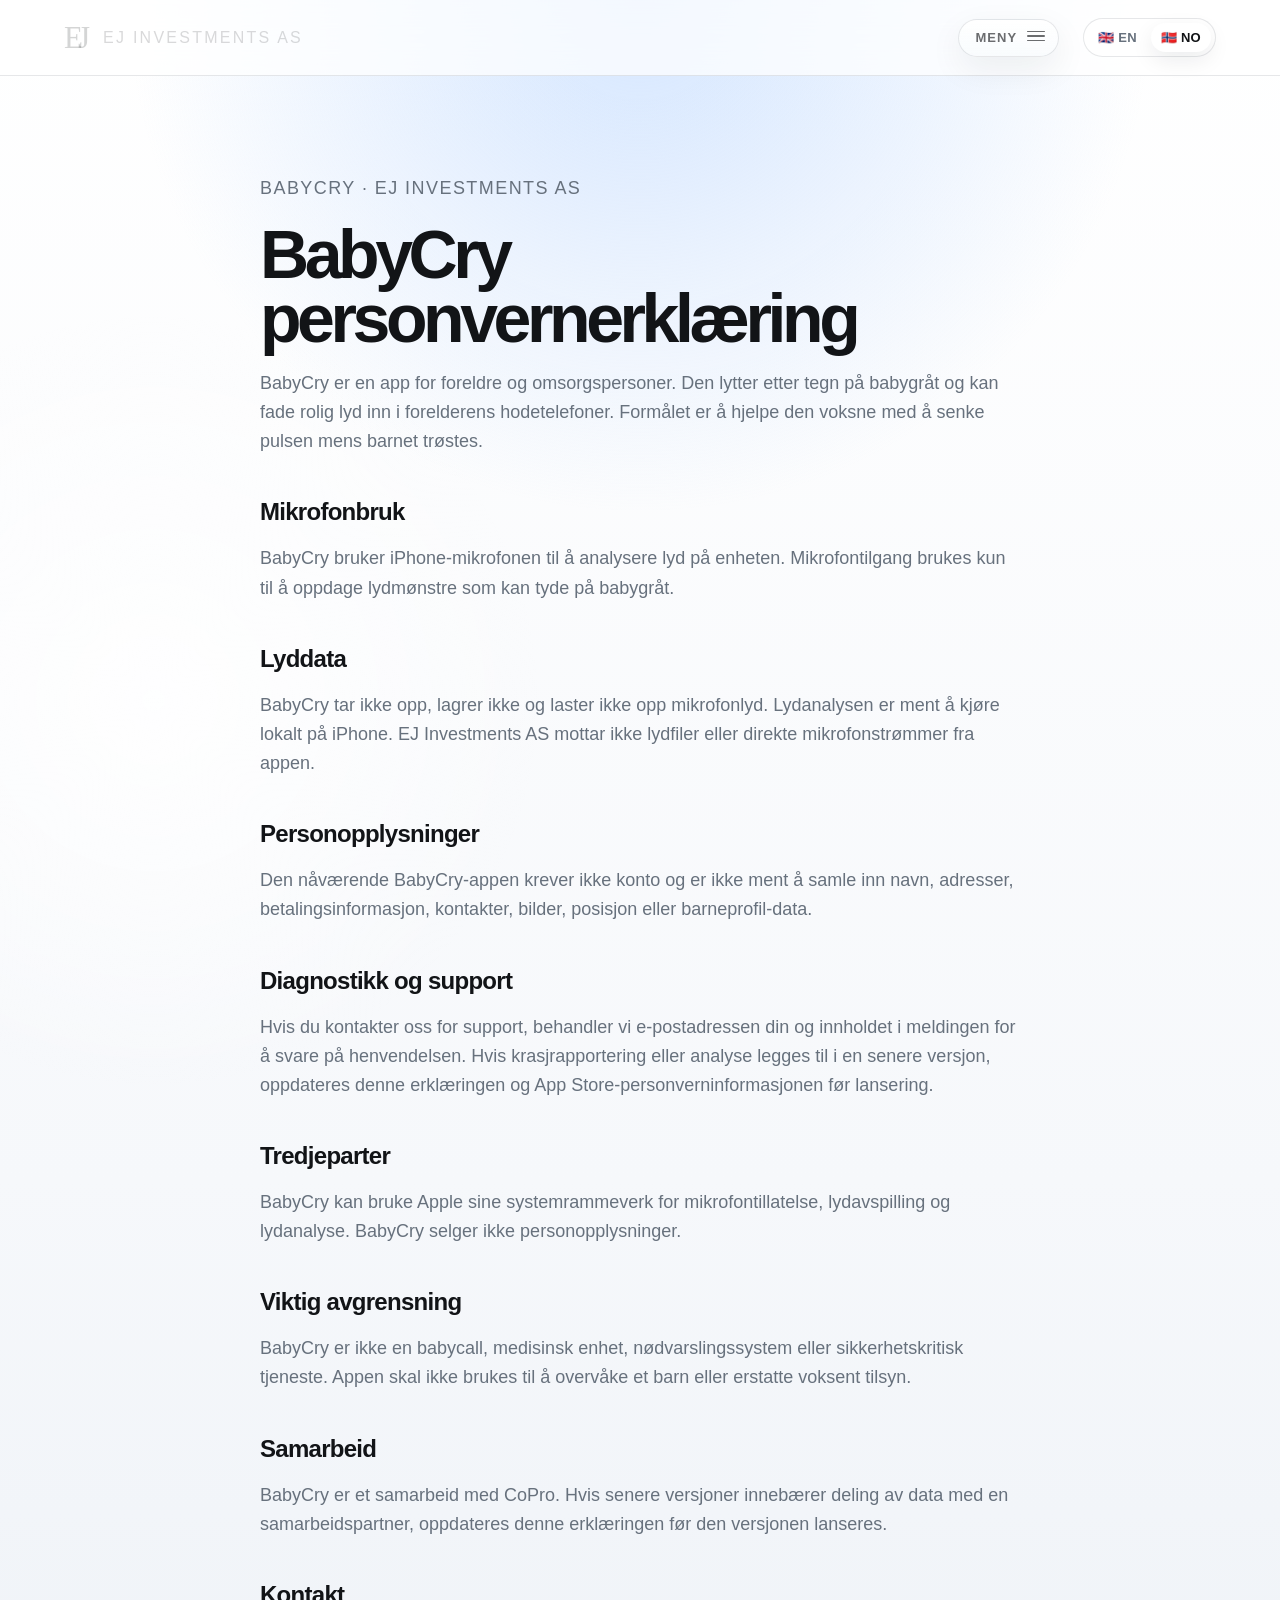
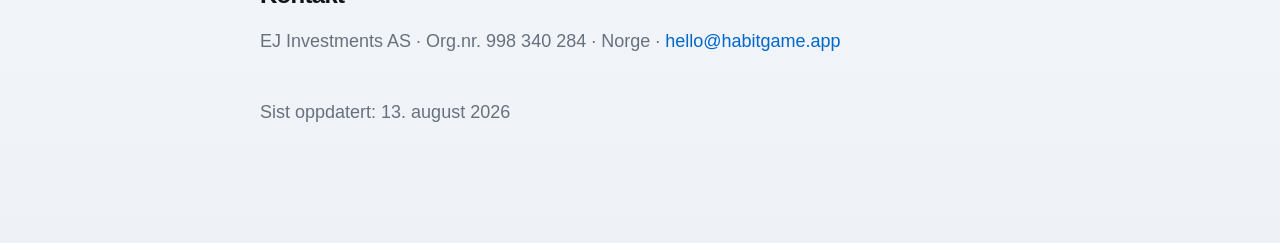
<file: privacy/babycry.no.html>
<!doctype html>
<html lang="no">
  <head>
    <meta charset="utf-8" />
    <meta name="viewport" content="width=device-width, initial-scale=1" />
    <title>BabyCry personvernerklæring · EJ Investments AS</title>
    <link rel="stylesheet" href="../styles.css" />
  </head>
  <body>
    <header class="site-header">
      <a class="wordmark" href="../index.no.html"><span class="mark">EJ</span><span>EJ Investments AS</span></a>
      <nav class="nav menu-nav" aria-label="Hovednavigasjon">
        <details class="menu-dropdown">
          <summary class="menu-trigger" aria-label="Åpne navigasjonsmeny">
            <span>Meny</span>
            <span class="menu-icon" aria-hidden="true"><span></span><span></span><span></span></span>
          </summary>
          <div class="menu-panel">
            <a class="menu-link" href="../index.no.html#apps">Apper</a>
            <a class="menu-link" href="mailto:hello@habitgame.app">Kontakt</a>
            <a class="menu-link active" href="../privacy.no.html" aria-current="page">Personvern</a>
            <a class="menu-link" href="../support.no.html">Support</a>
          </div>
        </details>
      </nav>
      <div class="language-switch" aria-label="Velg språk">
        <a href="./babycry.html" lang="en">🇬🇧 EN</a>
        <a class="active" href="./babycry.no.html" lang="no" aria-current="page">🇳🇴 NO</a>
      </div>
    </header>

    <main class="legal-page">
      <p class="eyebrow">BabyCry · EJ Investments AS</p>
      <h1>BabyCry personvernerklæring</h1>
      <p>
        BabyCry er en app for foreldre og omsorgspersoner. Den lytter etter tegn på babygråt og kan
        fade rolig lyd inn i forelderens hodetelefoner. Formålet er å hjelpe den voksne med å senke
        pulsen mens barnet trøstes.
      </p>

      <h2>Mikrofonbruk</h2>
      <p>
        BabyCry bruker iPhone-mikrofonen til å analysere lyd på enheten. Mikrofontilgang brukes kun
        til å oppdage lydmønstre som kan tyde på babygråt.
      </p>

      <h2>Lyddata</h2>
      <p>
        BabyCry tar ikke opp, lagrer ikke og laster ikke opp mikrofonlyd. Lydanalysen er ment å
        kjøre lokalt på iPhone. EJ Investments AS mottar ikke lydfiler eller direkte
        mikrofonstrømmer fra appen.
      </p>

      <h2>Personopplysninger</h2>
      <p>
        Den nåværende BabyCry-appen krever ikke konto og er ikke ment å samle inn navn, adresser,
        betalingsinformasjon, kontakter, bilder, posisjon eller barneprofil-data.
      </p>

      <h2>Diagnostikk og support</h2>
      <p>
        Hvis du kontakter oss for support, behandler vi e-postadressen din og innholdet i meldingen
        for å svare på henvendelsen. Hvis krasjrapportering eller analyse legges til i en senere
        versjon, oppdateres denne erklæringen og App Store-personverninformasjonen før lansering.
      </p>

      <h2>Tredjeparter</h2>
      <p>
        BabyCry kan bruke Apple sine systemrammeverk for mikrofontillatelse, lydavspilling og
        lydanalyse. BabyCry selger ikke personopplysninger.
      </p>

      <h2>Viktig avgrensning</h2>
      <p>
        BabyCry er ikke en babycall, medisinsk enhet, nødvarslingssystem eller sikkerhetskritisk
        tjeneste. Appen skal ikke brukes til å overvåke et barn eller erstatte voksent tilsyn.
      </p>

      <h2>Samarbeid</h2>
      <p>
        BabyCry er et samarbeid med CoPro. Hvis senere versjoner innebærer deling av data med en
        samarbeidspartner, oppdateres denne erklæringen før den versjonen lanseres.
      </p>

      <h2>Kontakt</h2>
      <p>
        EJ Investments AS · Org.nr. 998 340 284 · Norge ·
        <a href="mailto:hello@habitgame.app">hello@habitgame.app</a>
      </p>

      <p class="policy-date">Sist oppdatert: 13. august 2026</p>
    </main>
  </body>
</html>
</file>
<file: styles.css>
:root {
  color-scheme: light;
  --ink: #121417;
  --muted: #67717d;
  --subtle: #8b949e;
  --paper: #f8fafc;
  --panel: rgba(255, 255, 255, 0.76);
  --panel-strong: #ffffff;
  --line: rgba(15, 23, 42, 0.1);
  --shadow: 0 28px 80px rgba(15, 23, 42, 0.1);
  --blue: #0066cc;
  --blue-soft: #e7f0ff;
  --radius-xl: 36px;
  --radius-lg: 28px;
  font-family:
    ui-sans-serif,
    -apple-system,
    BlinkMacSystemFont,
    "SF Pro Display",
    "SF Pro Text",
    "Helvetica Neue",
    sans-serif;
}

* {
  box-sizing: border-box;
}

.visually-hidden {
  position: absolute;
  width: 1px;
  height: 1px;
  padding: 0;
  overflow: hidden;
  clip: rect(0, 0, 0, 0);
  white-space: nowrap;
  border: 0;
}

html {
  background: var(--paper);
}

body {
  min-height: 100vh;
  margin: 0;
  color: var(--ink);
  background:
    radial-gradient(circle at 50% 0%, rgba(187, 215, 255, 0.62), transparent 32rem),
    radial-gradient(circle at 12% 38%, rgba(255, 255, 255, 0.9), transparent 24rem),
    linear-gradient(180deg, #ffffff 0%, #f6f8fb 64%, #eef2f7 100%);
}

a {
  color: inherit;
  text-decoration: none;
}

.site-header {
  position: sticky;
  top: 0;
  z-index: 10;
  display: flex;
  align-items: center;
  justify-content: space-between;
  gap: 24px;
  min-height: 76px;
  padding: 18px clamp(22px, 5vw, 72px);
  border-bottom: 1px solid var(--line);
  background: rgba(255, 255, 255, 0.72);
  backdrop-filter: blur(24px);
}

.wordmark {
  display: inline-flex;
  align-items: center;
  gap: 18px;
  color: rgba(18, 20, 23, 0.16);
  font-size: 16px;
  font-weight: 480;
  letter-spacing: 0.14em;
  text-transform: uppercase;
  transition:
    color 180ms ease,
    opacity 180ms ease;
}

.wordmark:hover {
  color: rgba(18, 20, 23, 0.38);
}

.mark {
  color: rgba(18, 20, 23, 0.18);
  font-family: Georgia, serif;
  font-size: 31px;
  font-weight: 400;
  letter-spacing: -0.16em;
  line-height: 1;
  text-transform: none;
}

.nav {
  display: flex;
  align-items: center;
  gap: 24px;
  color: var(--muted);
  font-size: 15px;
}

.nav a {
  transition:
    color 180ms ease,
    transform 180ms ease;
}

.nav a:hover {
  color: var(--blue);
  transform: translateY(-1px);
}

.menu-nav {
  position: relative;
  margin-left: auto;
}

.menu-dropdown {
  position: relative;
}

.menu-dropdown summary {
  list-style: none;
}

.menu-dropdown summary::-webkit-details-marker {
  display: none;
}

.menu-trigger {
  display: inline-flex;
  align-items: center;
  gap: 10px;
  min-height: 38px;
  padding: 8px 13px 8px 16px;
  border: 1px solid rgba(15, 23, 42, 0.1);
  border-radius: 999px;
  background:
    linear-gradient(180deg, rgba(255, 255, 255, 0.84), rgba(247, 250, 253, 0.64));
  box-shadow: 0 12px 34px rgba(15, 23, 42, 0.07);
  color: rgba(18, 20, 23, 0.62);
  cursor: pointer;
  font-size: 13px;
  font-weight: 700;
  letter-spacing: 0.08em;
  text-transform: uppercase;
  user-select: none;
  transition:
    border-color 180ms ease,
    box-shadow 180ms ease,
    color 180ms ease,
    transform 180ms ease;
}

.menu-trigger:hover {
  border-color: rgba(0, 102, 204, 0.22);
  color: var(--ink);
  transform: translateY(-1px);
}

.menu-icon {
  position: relative;
  display: grid;
  width: 18px;
  height: 14px;
}

.menu-icon span {
  display: block;
  width: 18px;
  height: 1.5px;
  border-radius: 999px;
  background: currentColor;
  transform-origin: center;
  transition:
    opacity 180ms ease,
    transform 220ms ease;
}

.menu-dropdown[open] .menu-icon span:nth-child(1) {
  transform: translateY(6px) rotate(42deg);
}

.menu-dropdown[open] .menu-icon span:nth-child(2) {
  opacity: 0;
  transform: scaleX(0.2);
}

.menu-dropdown[open] .menu-icon span:nth-child(3) {
  transform: translateY(-6px) rotate(-42deg);
}

.menu-panel {
  position: absolute;
  top: calc(100% + 12px);
  right: 0;
  display: grid;
  min-width: 210px;
  padding: 8px;
  border: 1px solid rgba(15, 23, 42, 0.1);
  border-radius: 22px;
  background: rgba(255, 255, 255, 0.86);
  box-shadow: 0 24px 70px rgba(15, 23, 42, 0.13);
  backdrop-filter: blur(24px);
  opacity: 0;
  transform: translateY(-6px) scale(0.98);
  transform-origin: top right;
  transition:
    opacity 160ms ease,
    transform 180ms ease;
}

.menu-dropdown[open] .menu-panel {
  opacity: 1;
  transform: translateY(0) scale(1);
}

.menu-link {
  display: flex;
  align-items: center;
  justify-content: space-between;
  padding: 12px 13px;
  border-radius: 15px;
  color: var(--muted);
  font-size: 15px;
  letter-spacing: -0.01em;
  transition:
    background 160ms ease,
    color 160ms ease,
    transform 160ms ease;
}

.menu-link:hover {
  background: rgba(0, 102, 204, 0.07);
  color: var(--blue);
  transform: translateX(2px);
}

.menu-link.active {
  background: var(--blue-soft);
  color: var(--blue);
  font-weight: 720;
}

.menu-link.active::after {
  width: 7px;
  height: 7px;
  border-radius: 999px;
  background: currentColor;
  content: "";
  box-shadow: 0 0 0 4px rgba(0, 102, 204, 0.09);
}

.language-switch {
  display: inline-flex;
  gap: 4px;
  padding: 4px;
  border: 1px solid var(--line);
  border-radius: 999px;
  background: rgba(255, 255, 255, 0.62);
  color: var(--muted);
  font-size: 13px;
  font-weight: 700;
  letter-spacing: 0.02em;
}

.language-switch a {
  padding: 7px 10px;
  border-radius: 999px;
  transition:
    color 180ms ease,
    background 180ms ease,
    box-shadow 180ms ease;
}

.language-switch a:hover,
.language-switch .active {
  color: var(--ink);
  background: #fff;
  box-shadow: 0 8px 22px rgba(15, 23, 42, 0.08);
}

main {
  width: min(1160px, calc(100% - 36px));
  margin: 0 auto;
}

.hero {
  display: grid;
  justify-items: center;
  padding: clamp(76px, 10vw, 132px) 0 42px;
  text-align: center;
}

.eyebrow {
  margin: 0 0 20px;
  color: var(--subtle);
  font-size: 15px;
  letter-spacing: 0.08em;
  text-transform: uppercase;
}

h1 {
  max-width: 900px;
  margin: 0;
  font-size: clamp(42px, 7vw, 86px);
  font-weight: 760;
  letter-spacing: -0.065em;
  line-height: 0.94;
}

.intro {
  max-width: 660px;
  margin: 28px 0 0;
  color: var(--muted);
  font-size: clamp(17px, 2vw, 21px);
  line-height: 1.55;
}

.quiet-hero {
  padding: clamp(44px, 6vw, 74px) 0 18px;
}

.compact-hero {
  padding: clamp(24px, 5vw, 54px) 0 0;
}

.tagline {
  max-width: 540px;
  margin: 0;
  color: var(--ink);
  font-size: clamp(22px, 3vw, 34px);
  font-weight: 680;
  letter-spacing: -0.045em;
  line-height: 1.12;
}

.quiet-hero .ownership-note {
  max-width: 560px;
  margin-top: 16px;
  font-size: clamp(15px, 1.6vw, 17px);
}

.apps {
  position: relative;
  margin: 26px auto clamp(72px, 9vw, 112px);
  padding: clamp(20px, 3vw, 30px);
  overflow: hidden;
  border: 1px solid var(--line);
  border-radius: var(--radius-xl);
  background:
    radial-gradient(circle at 50% 18%, rgba(0, 102, 204, 0.055), transparent 34rem),
    linear-gradient(180deg, rgba(255, 255, 255, 0.84), rgba(255, 255, 255, 0.6));
  box-shadow: var(--shadow);
  backdrop-filter: blur(26px);
}

.studio-signal {
  position: absolute;
  inset: -14% -8%;
  z-index: 0;
  overflow: hidden;
  pointer-events: none;
}

.orbit {
  position: absolute;
  left: 50%;
  top: 48%;
  border: 1px solid rgba(0, 102, 204, 0.075);
  border-radius: 50%;
  transform: translate(-50%, -50%) rotate(-10deg);
}

.orbit::after {
  position: absolute;
  width: 7px;
  height: 7px;
  border-radius: 999px;
  background: rgba(0, 102, 204, 0.18);
  box-shadow: 0 0 24px rgba(0, 102, 204, 0.3);
  content: "";
}

.orbit-one {
  width: min(88vw, 920px);
  height: 260px;
  animation: studio-orbit 28s linear infinite;
}

.orbit-one::after {
  left: 12%;
  top: 30%;
}

.orbit-two {
  width: min(76vw, 760px);
  height: 410px;
  border-color: rgba(99, 115, 131, 0.08);
  animation: studio-orbit-reverse 36s linear infinite;
}

.orbit-two::after {
  right: 18%;
  bottom: 18%;
  background: rgba(99, 115, 131, 0.16);
}

.orbit-three {
  width: min(58vw, 560px);
  height: 560px;
  border-color: rgba(115, 130, 110, 0.07);
  animation: studio-orbit 42s linear infinite;
}

.orbit-three::after {
  left: 49%;
  top: -4px;
  background: rgba(115, 130, 110, 0.16);
}

.signal-dot {
  position: absolute;
  width: 5px;
  height: 5px;
  border-radius: 999px;
  background: rgba(0, 102, 204, 0.18);
  box-shadow: 0 0 22px rgba(0, 102, 204, 0.28);
  animation: signal-pulse 5.8s ease-in-out infinite;
}

.dot-one {
  left: 14%;
  top: 24%;
}

.dot-two {
  left: 82%;
  top: 18%;
  animation-delay: -1.3s;
}

.dot-three {
  left: 68%;
  top: 72%;
  animation-delay: -2.1s;
}

.dot-four {
  left: 28%;
  top: 76%;
  animation-delay: -3s;
}

.dot-five {
  left: 50%;
  top: 42%;
  animation-delay: -4.2s;
}

.app-group {
  position: relative;
  z-index: 1;
  display: grid;
  gap: 18px;
}

.group-label {
  margin: 0;
  color: var(--subtle);
  font-size: 13px;
  font-weight: 760;
  letter-spacing: 0.12em;
  text-align: center;
  text-transform: uppercase;
}

.app-grid {
  display: grid;
  grid-template-columns: repeat(3, minmax(0, 1fr));
  gap: 22px;
}

.app-divider {
  position: relative;
  z-index: 1;
  height: 1px;
  margin: clamp(28px, 4vw, 44px) auto;
  background: linear-gradient(90deg, transparent, rgba(15, 23, 42, 0.16), transparent);
}

.collaboration-grid {
  grid-template-columns: minmax(220px, 340px);
  justify-content: center;
}

.app-card {
  position: relative;
  z-index: 1;
  display: grid;
  min-height: 254px;
  justify-items: center;
  align-content: center;
  padding: 30px 22px 26px;
  overflow: hidden;
  border: 1px solid var(--line);
  border-radius: var(--radius-lg);
  background:
    radial-gradient(circle at 50% 0%, rgba(255, 255, 255, 0.9), transparent 70%),
    var(--panel);
  transition:
    transform 220ms ease,
    border-color 220ms ease,
    box-shadow 220ms ease,
    background 220ms ease;
}

@keyframes studio-orbit {
  from {
    transform: translate(-50%, -50%) rotate(-10deg);
  }

  to {
    transform: translate(-50%, -50%) rotate(350deg);
  }
}

@keyframes studio-orbit-reverse {
  from {
    transform: translate(-50%, -50%) rotate(14deg);
  }

  to {
    transform: translate(-50%, -50%) rotate(-346deg);
  }
}

@keyframes signal-pulse {
  0%,
  100% {
    opacity: 0.18;
    transform: scale(0.82);
  }

  45% {
    opacity: 0.72;
    transform: scale(1.28);
  }
}

.app-card:hover {
  transform: translateY(-6px);
  border-color: rgba(0, 102, 204, 0.22);
  box-shadow: 0 26px 70px rgba(15, 23, 42, 0.14);
}

.app-icon,
.placeholder-icon {
  display: grid;
  width: clamp(112px, 12vw, 152px);
  height: clamp(112px, 12vw, 152px);
  margin-bottom: 22px;
  place-items: center;
  border-radius: 33%;
  box-shadow:
    0 18px 42px rgba(15, 23, 42, 0.16),
    inset 0 1px 0 rgba(255, 255, 255, 0.7);
}

.app-icon {
  object-fit: cover;
}

.app-name {
  font-size: 24px;
  font-weight: 680;
  letter-spacing: -0.035em;
}

.app-desc {
  max-width: 220px;
  margin-top: 8px;
  color: var(--muted);
  font-size: 14px;
  line-height: 1.35;
  text-align: center;
}

.app-meta {
  margin-top: 10px;
  color: var(--blue);
  font-size: 14px;
}

.wip {
  color: #56616d;
  background:
    linear-gradient(180deg, rgba(255, 255, 255, 0.58), rgba(244, 247, 251, 0.78)),
    var(--panel);
}

.wip::after {
  content: "WIP";
  position: absolute;
  top: 18px;
  right: 18px;
  padding: 6px 10px;
  border: 1px solid rgba(15, 23, 42, 0.1);
  border-radius: 999px;
  background: rgba(255, 255, 255, 0.78);
  color: #6b7280;
  font-size: 11px;
  font-weight: 700;
  letter-spacing: 0.06em;
}

.placeholder-icon {
  background:
    radial-gradient(circle at 30% 15%, rgba(255, 255, 255, 0.9), transparent 42%),
    linear-gradient(145deg, #eef3f8, #bfc9d3);
}

.placeholder-icon svg {
  width: 66%;
  height: 66%;
  fill: none;
  stroke: currentColor;
  stroke-width: 5;
  stroke-linecap: round;
  stroke-linejoin: round;
  opacity: 0.78;
}

.market {
  color: #637383;
}

.finance {
  color: #73826e;
}

.stocks {
  color: #6f7c90;
}

.museum {
  color: #68727c;
}

.site-footer {
  display: flex;
  flex-wrap: wrap;
  justify-content: center;
  gap: 14px 24px;
  padding: 30px clamp(22px, 5vw, 72px) 36px;
  border-top: 1px solid var(--line);
  color: var(--muted);
  font-size: 14px;
}

.site-footer a {
  color: var(--blue);
}

.legal-page {
  max-width: 760px;
  padding: clamp(58px, 8vw, 98px) 0;
}

.legal-page h1 {
  max-width: 680px;
  font-size: clamp(38px, 6vw, 68px);
}

.legal-page h2 {
  margin: 42px 0 12px;
  font-size: 24px;
  letter-spacing: -0.03em;
}

.legal-page p,
.legal-page li {
  color: var(--muted);
  font-size: 18px;
  line-height: 1.62;
}

.legal-page a {
  color: var(--blue);
}

.legal-page ul {
  margin: 12px 0 0;
  padding-left: 22px;
}

.policy-date {
  margin-top: 42px;
  color: var(--subtle);
  font-size: 14px;
}

@media (max-width: 860px) {
  .site-header {
    position: static;
    align-items: center;
    flex-wrap: wrap;
  }

  .nav {
    margin-left: 0;
  }

  .app-grid {
    grid-template-columns: repeat(2, minmax(0, 1fr));
  }

  .collaboration-grid {
    grid-template-columns: minmax(220px, 340px);
  }

  .studio-signal {
    inset: -8% -28%;
  }
}

@media (max-width: 560px) {
  main {
    width: min(100% - 24px, 1160px);
  }

  .wordmark {
    font-size: 15px;
  }

  .site-header {
    gap: 14px;
  }

  .menu-panel {
    right: auto;
    left: 0;
    transform-origin: top left;
  }

  .hero {
    padding-top: 54px;
  }

  .apps {
    border-radius: 30px;
    padding: 14px;
  }

  .studio-signal {
    inset: -4% -60%;
    opacity: 0.74;
  }

  .app-grid,
  .collaboration-grid {
    grid-template-columns: 1fr;
  }

  .app-card {
    min-height: 226px;
  }
}

@media (prefers-reduced-motion: reduce) {
  .orbit,
  .signal-dot {
    animation: none;
  }

  .signal-dot {
    opacity: 0.28;
  }
}
</file>
